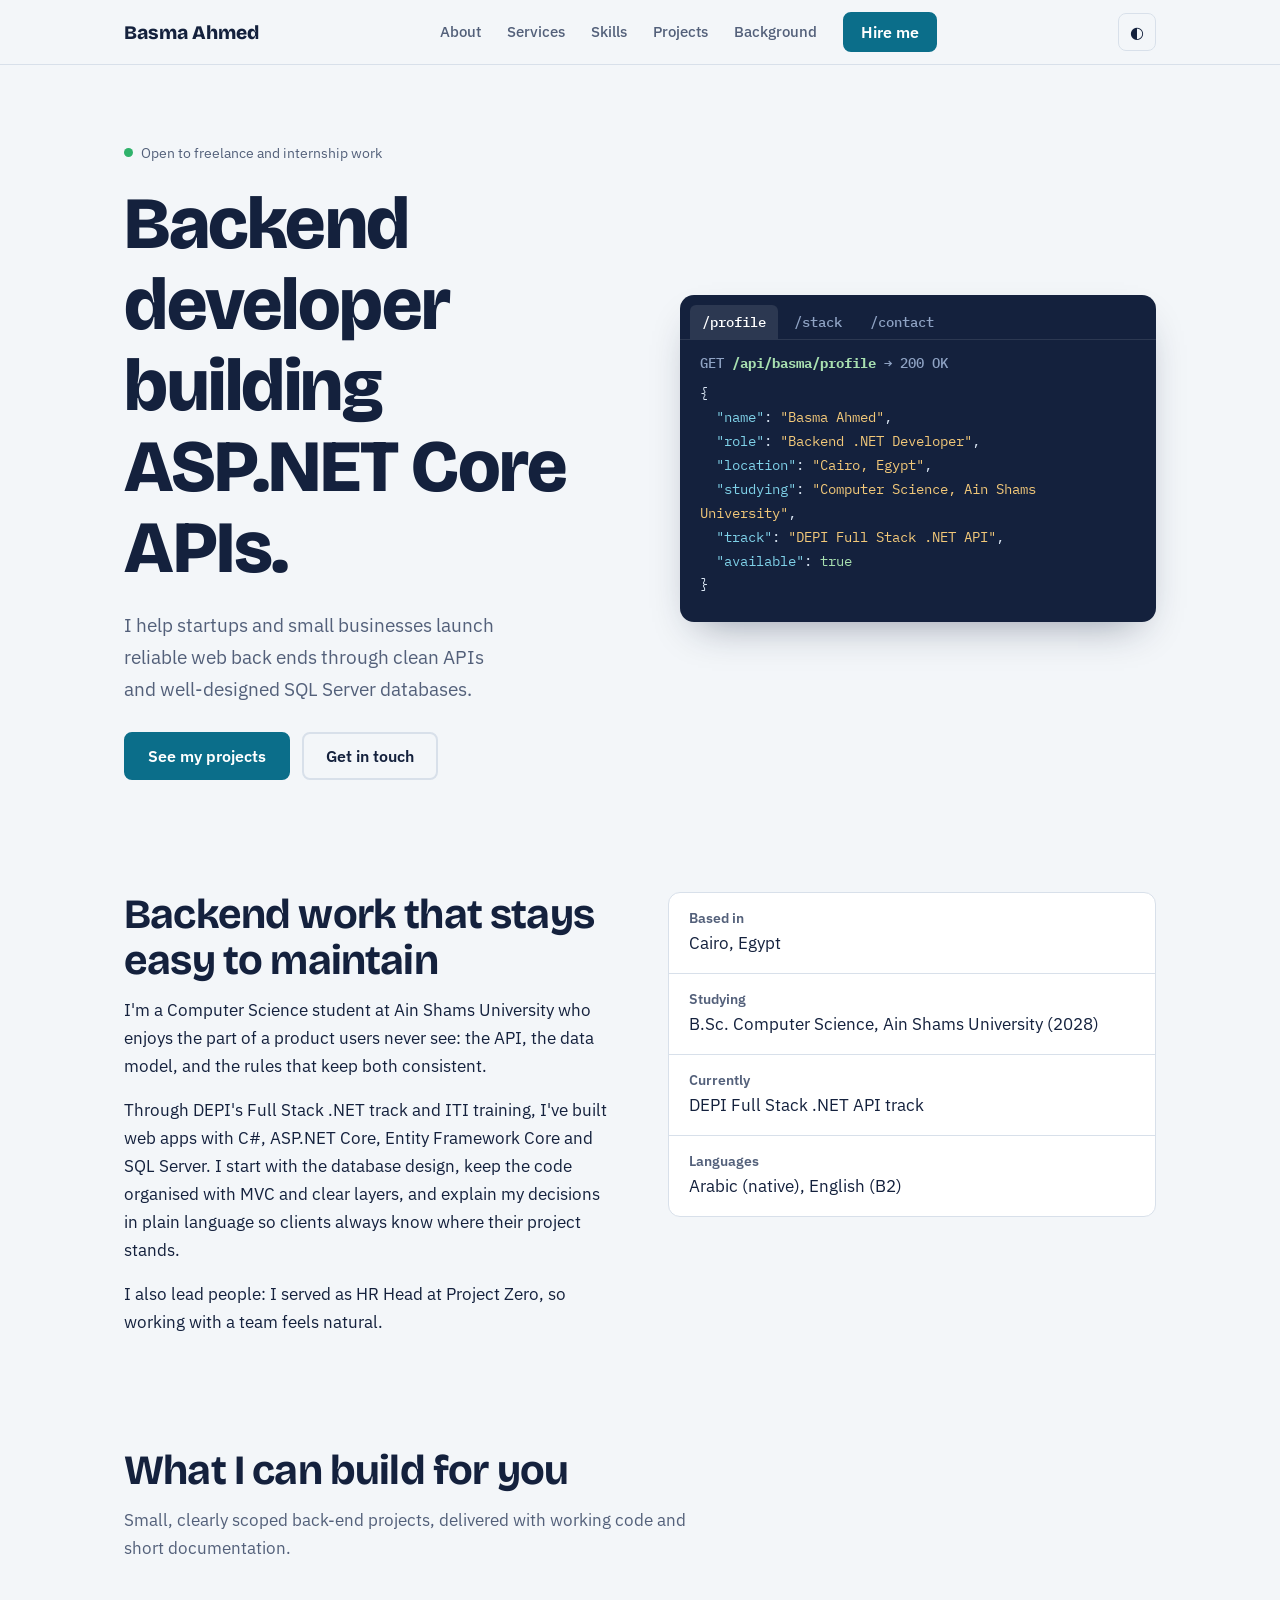
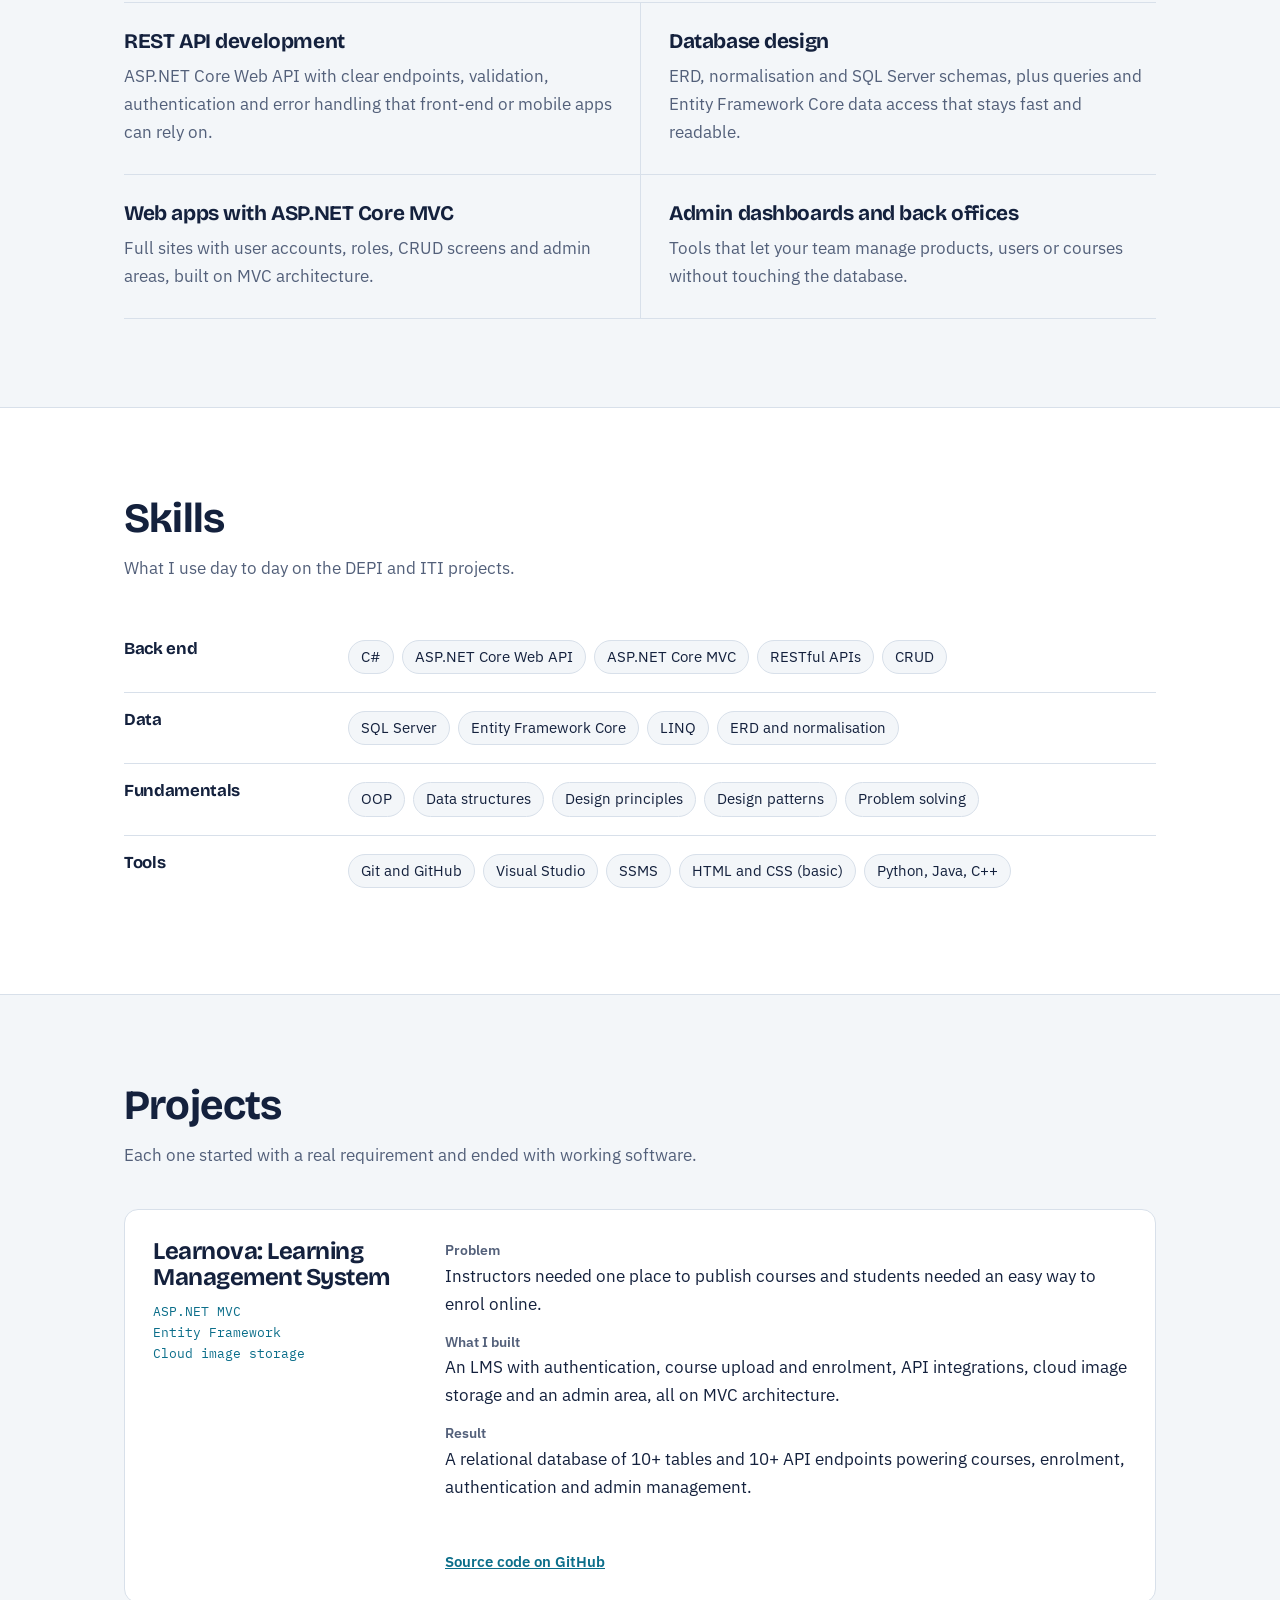
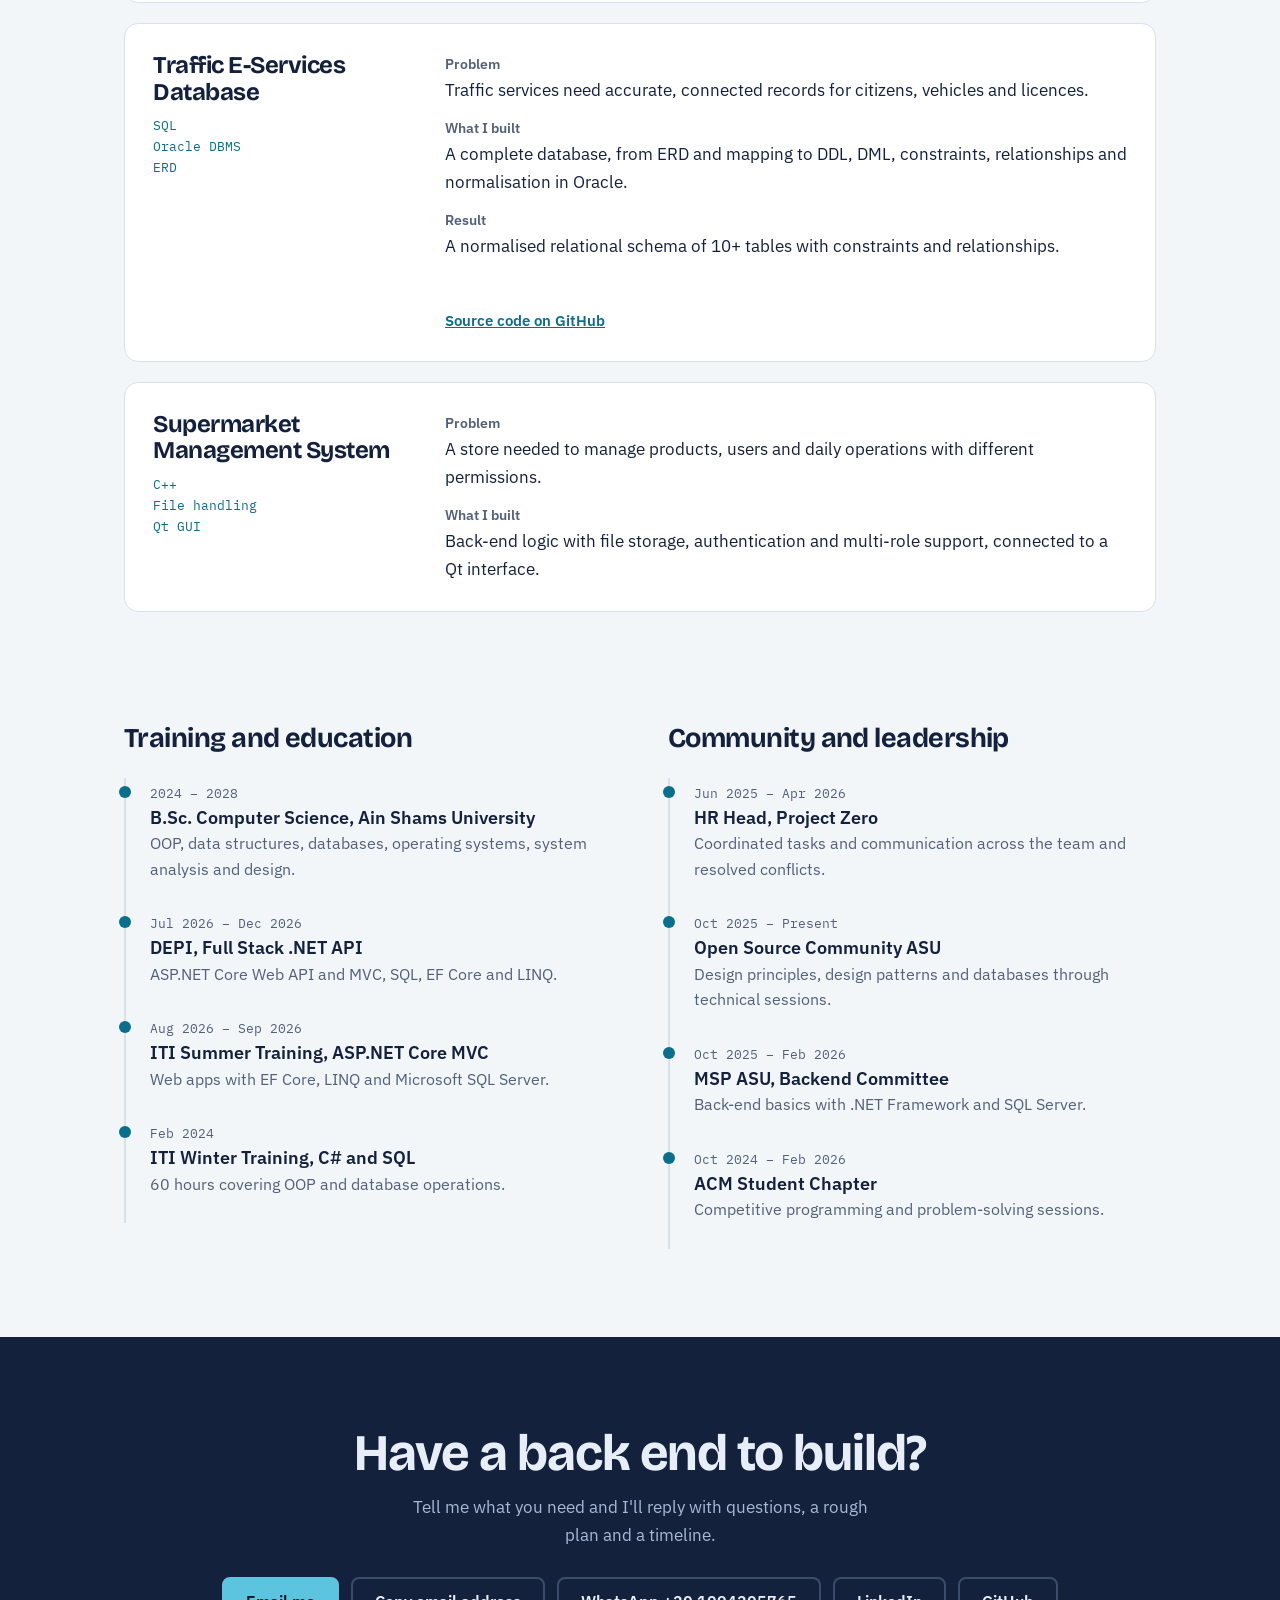
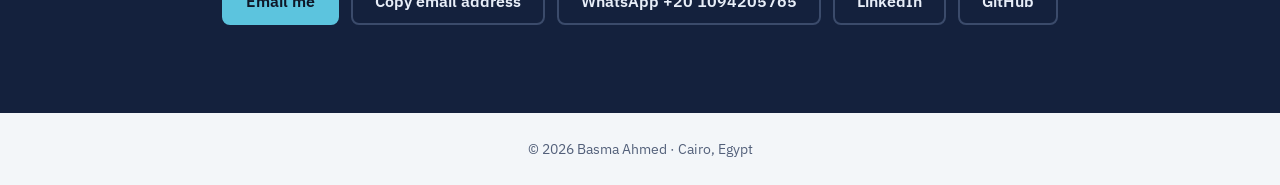
<file: index.html>
<!DOCTYPE html>
<html lang="en">
<head>
<meta charset="UTF-8">
<meta name="viewport" content="width=device-width, initial-scale=1">
<title>Basma Ahmed | Backend .NET Developer</title>
<meta name="description" content="Basma Ahmed builds ASP.NET Core APIs and SQL Server databases for small businesses and startups. Computer Science student at Ain Shams University, Cairo.">
<link rel="preconnect" href="https://fonts.googleapis.com">
<link rel="preconnect" href="https://fonts.gstatic.com" crossorigin>
<link href="https://fonts.googleapis.com/css2?family=Bricolage+Grotesque:wght@500;700;800&family=IBM+Plex+Sans:wght@400;500;600&family=IBM+Plex+Mono:wght@400;500&display=swap" rel="stylesheet">
<link rel="stylesheet" href="style.css">
</head>
<body>
<header>
  <div class="wrap bar">
    <a href="#top" class="logo">Basma Ahmed</a>
    <nav id="nav" aria-label="Main">
      <a href="#about">About</a><a href="#services">Services</a><a href="#skills">Skills</a><a href="#projects">Projects</a><a href="#background">Background</a>
      <a href="#contact" class="btn">Hire me</a>
    </nav>
    <div style="display:flex;gap:8px">
      <button class="icon-btn" id="theme" aria-label="Switch light or dark theme">◐</button>
      <button class="icon-btn menu" id="menu" aria-label="Open menu" aria-expanded="false">☰</button>
    </div>
  </div>
</header>

<main id="top">
<section class="hero">
  <div class="wrap hero-grid">
    <div>
      <div class="status"><i></i> Open to freelance and internship work</div>
      <h1>Backend developer building ASP.NET Core APIs.</h1>
      <p class="usp">I help startups and small businesses launch reliable web back ends through clean APIs and well-designed SQL Server databases.</p>
      <div class="cta">
        <a class="btn" href="#projects">See my projects</a>
        <a class="btn ghost" href="#contact">Get in touch</a>
      </div>
    </div>
    <div class="console" aria-label="Live profile card styled as an API response">
      <div class="tabs" role="tablist">
        <button role="tab" aria-selected="true" data-ep="profile">/profile</button>
        <button role="tab" aria-selected="false" data-ep="stack">/stack</button>
        <button role="tab" aria-selected="false" data-ep="contact">/contact</button>
      </div>
      <div class="req"><span>GET</span> <b id="url">/api/basma/profile</b> <span>→ 200 OK</span></div>
      <pre id="out"></pre>
    </div>
  </div>
</section>

<section id="about" style="padding-top:24px">
  <div class="wrap about-grid">
    <div>
      <h2>Backend work that stays easy to maintain</h2>
      <p>I'm a Computer Science student at Ain Shams University who enjoys the part of a product users never see: the API, the data model, and the rules that keep both consistent.</p>
      <p>Through DEPI's Full Stack .NET track and ITI training, I've built web apps with C#, ASP.NET Core, Entity Framework Core and SQL Server. I start with the database design, keep the code organised with MVC and clear layers, and explain my decisions in plain language so clients always know where their project stands.</p>
      <p>I also lead people: I served as HR Head at Project Zero, so working with a team feels natural.</p>
    </div>
    <div class="facts">
      <div><b>Based in</b>Cairo, Egypt</div>
      <div><b>Studying</b>B.Sc. Computer Science, Ain Shams University (2028)</div>
      <div><b>Currently</b>DEPI Full Stack .NET API track</div>
      <div><b>Languages</b>Arabic (native), English (B2)</div>
    </div>
  </div>
</section>

<section id="services" style="padding-top:24px">
  <div class="wrap">
    <h2>What I can build for you</h2>
    <p class="lead">Small, clearly scoped back-end projects, delivered with working code and short documentation.</p>
    <div class="services">
      <div class="service"><h3>REST API development</h3><p>ASP.NET Core Web API with clear endpoints, validation, authentication and error handling that front-end or mobile apps can rely on.</p></div>
      <div class="service"><h3>Database design</h3><p>ERD, normalisation and SQL Server schemas, plus queries and Entity Framework Core data access that stays fast and readable.</p></div>
      <div class="service"><h3>Web apps with ASP.NET Core MVC</h3><p>Full sites with user accounts, roles, CRUD screens and admin areas, built on MVC architecture.</p></div>
      <div class="service"><h3>Admin dashboards and back offices</h3><p>Tools that let your team manage products, users or courses without touching the database.</p></div>
    </div>
  </div>
</section>

<section id="skills" class="skills">
  <div class="wrap">
    <h2>Skills</h2>
    <p class="lead">What I use day to day on the DEPI and ITI projects.</p>
    <div class="skill-rows">
      <div class="skill-row"><h3>Back end</h3><div class="chips"><span>C#</span><span>ASP.NET Core Web API</span><span>ASP.NET Core MVC</span><span>RESTful APIs</span><span>CRUD</span></div></div>
      <div class="skill-row"><h3>Data</h3><div class="chips"><span>SQL Server</span><span>Entity Framework Core</span><span>LINQ</span><span>ERD and normalisation</span></div></div>
      <div class="skill-row"><h3>Fundamentals</h3><div class="chips"><span>OOP</span><span>Data structures</span><span>Design principles</span><span>Design patterns</span><span>Problem solving</span></div></div>
      <div class="skill-row"><h3>Tools</h3><div class="chips"><span>Git and GitHub</span><span>Visual Studio</span><span>SSMS</span><span>HTML and CSS (basic)</span><span>Python, Java, C++</span></div></div>
    </div>
  </div>
</section>

<section id="projects">
  <div class="wrap">
    <h2>Projects</h2>
    <p class="lead">Each one started with a real requirement and ended with working software.</p>
    <div class="projects">
      <article class="project">
        <div><h3>Learnova: Learning Management System</h3><div class="stack">ASP.NET MVC<br>Entity Framework<br>Cloud image storage</div></div>
        <dl>
          <div><dt>Problem</dt><dd>Instructors needed one place to publish courses and students needed an easy way to enrol online.</dd></div>
          <div><dt>What I built</dt><dd>An LMS with authentication, course upload and enrolment, API integrations, cloud image storage and an admin area, all on MVC architecture.</dd></div>
          <div><dt>Result</dt><dd>A relational database of 10+ tables and 10+ API endpoints powering courses, enrolment, authentication and admin management.</dd></div>
        </dl>
        <div class="links project-links"><a href="https://github.com/BasmaAhmed77/Learnova.git" target="_blank" rel="noopener">Source code on GitHub</a></div>
      </article>
      <article class="project">
        <div><h3>Traffic E-Services Database</h3><div class="stack">SQL<br>Oracle DBMS<br>ERD</div></div>
        <dl>
          <div><dt>Problem</dt><dd>Traffic services need accurate, connected records for citizens, vehicles and licences.</dd></div>
          <div><dt>What I built</dt><dd>A complete database, from ERD and mapping to DDL, DML, constraints, relationships and normalisation in Oracle.</dd></div>
          <div><dt>Result</dt><dd>A normalised relational schema of 10+ tables with constraints and relationships.</dd></div>
        </dl>
        <div class="links project-links"><a href="https://github.com/malakhishams/Traffic-E-Services-Egyptian-Government-Portal.git" target="_blank" rel="noopener">Source code on GitHub</a></div>
      </article>
      <article class="project">
        <div><h3>Supermarket Management System</h3><div class="stack">C++<br>File handling<br>Qt GUI</div></div>
        <dl>
          <div><dt>Problem</dt><dd>A store needed to manage products, users and daily operations with different permissions.</dd></div>
          <div><dt>What I built</dt><dd>Back-end logic with file storage, authentication and multi-role support, connected to a Qt interface.</dd></div>
        </dl>
      </article>
    </div>
  </div>
</section>

<section id="background" style="padding-top:24px">
  <div class="wrap cols">
    <div>
      <h2>Training and education</h2>
      <ul class="tl">
        <li><small>2024 – 2028</small><h3>B.Sc. Computer Science, Ain Shams University</h3><p>OOP, data structures, databases, operating systems, system analysis and design.</p></li>
        <li><small>Jul 2026 – Dec 2026</small><h3>DEPI, Full Stack .NET API</h3><p>ASP.NET Core Web API and MVC, SQL, EF Core and LINQ.</p></li>
        <li><small>Aug 2026 – Sep 2026</small><h3>ITI Summer Training, ASP.NET Core MVC</h3><p>Web apps with EF Core, LINQ and Microsoft SQL Server.</p></li>
        <li><small>Feb 2024</small><h3>ITI Winter Training, C# and SQL</h3><p>60 hours covering OOP and database operations.</p></li>
      </ul>
    </div>
    <div>
      <h2>Community and leadership</h2>
      <ul class="tl">
        <li><small>Jun 2025 – Apr 2026</small><h3>HR Head, Project Zero</h3><p>Coordinated tasks and communication across the team and resolved conflicts.</p></li>
        <li><small>Oct 2025 – Present</small><h3>Open Source Community ASU</h3><p>Design principles, design patterns and databases through technical sessions.</p></li>
        <li><small>Oct 2025 – Feb 2026</small><h3>MSP ASU, Backend Committee</h3><p>Back-end basics with .NET Framework and SQL Server.</p></li>
        <li><small>Oct 2024 – Feb 2026</small><h3>ACM Student Chapter</h3><p>Competitive programming and problem-solving sessions.</p></li>
      </ul>
    </div>
  </div>
</section>

<section id="contact" class="contact">
  <div class="wrap">
    <h2>Have a back end to build?</h2>
    <p>Tell me what you need and I'll reply with questions, a rough plan and a timeline.</p>
    <div class="cta">
      <a class="btn" href="mailto:basmaahmedsaid6@gmail.com?subject=Project%20inquiry">Email me</a>
      <button class="btn ghost" id="copy" type="button">Copy email address</button>
      <a class="btn ghost" href="https://wa.me/201094205765" target="_blank" rel="noopener" aria-label="Chat on WhatsApp: +20 1094205765">WhatsApp +20 1094205765</a>
      <a class="btn ghost" href="https://www.linkedin.com/in/basmaahmed1" target="_blank" rel="noopener">LinkedIn</a>
      <a class="btn ghost" href="https://github.com/BasmaAhmed77" target="_blank" rel="noopener">GitHub</a>
    </div>
  </div>
</section>
</main>
<footer><div class="wrap">© <span id="yr"></span> Basma Ahmed · Cairo, Egypt</div></footer>

<script src="script.js"></script>
</body>
</html>
</file>
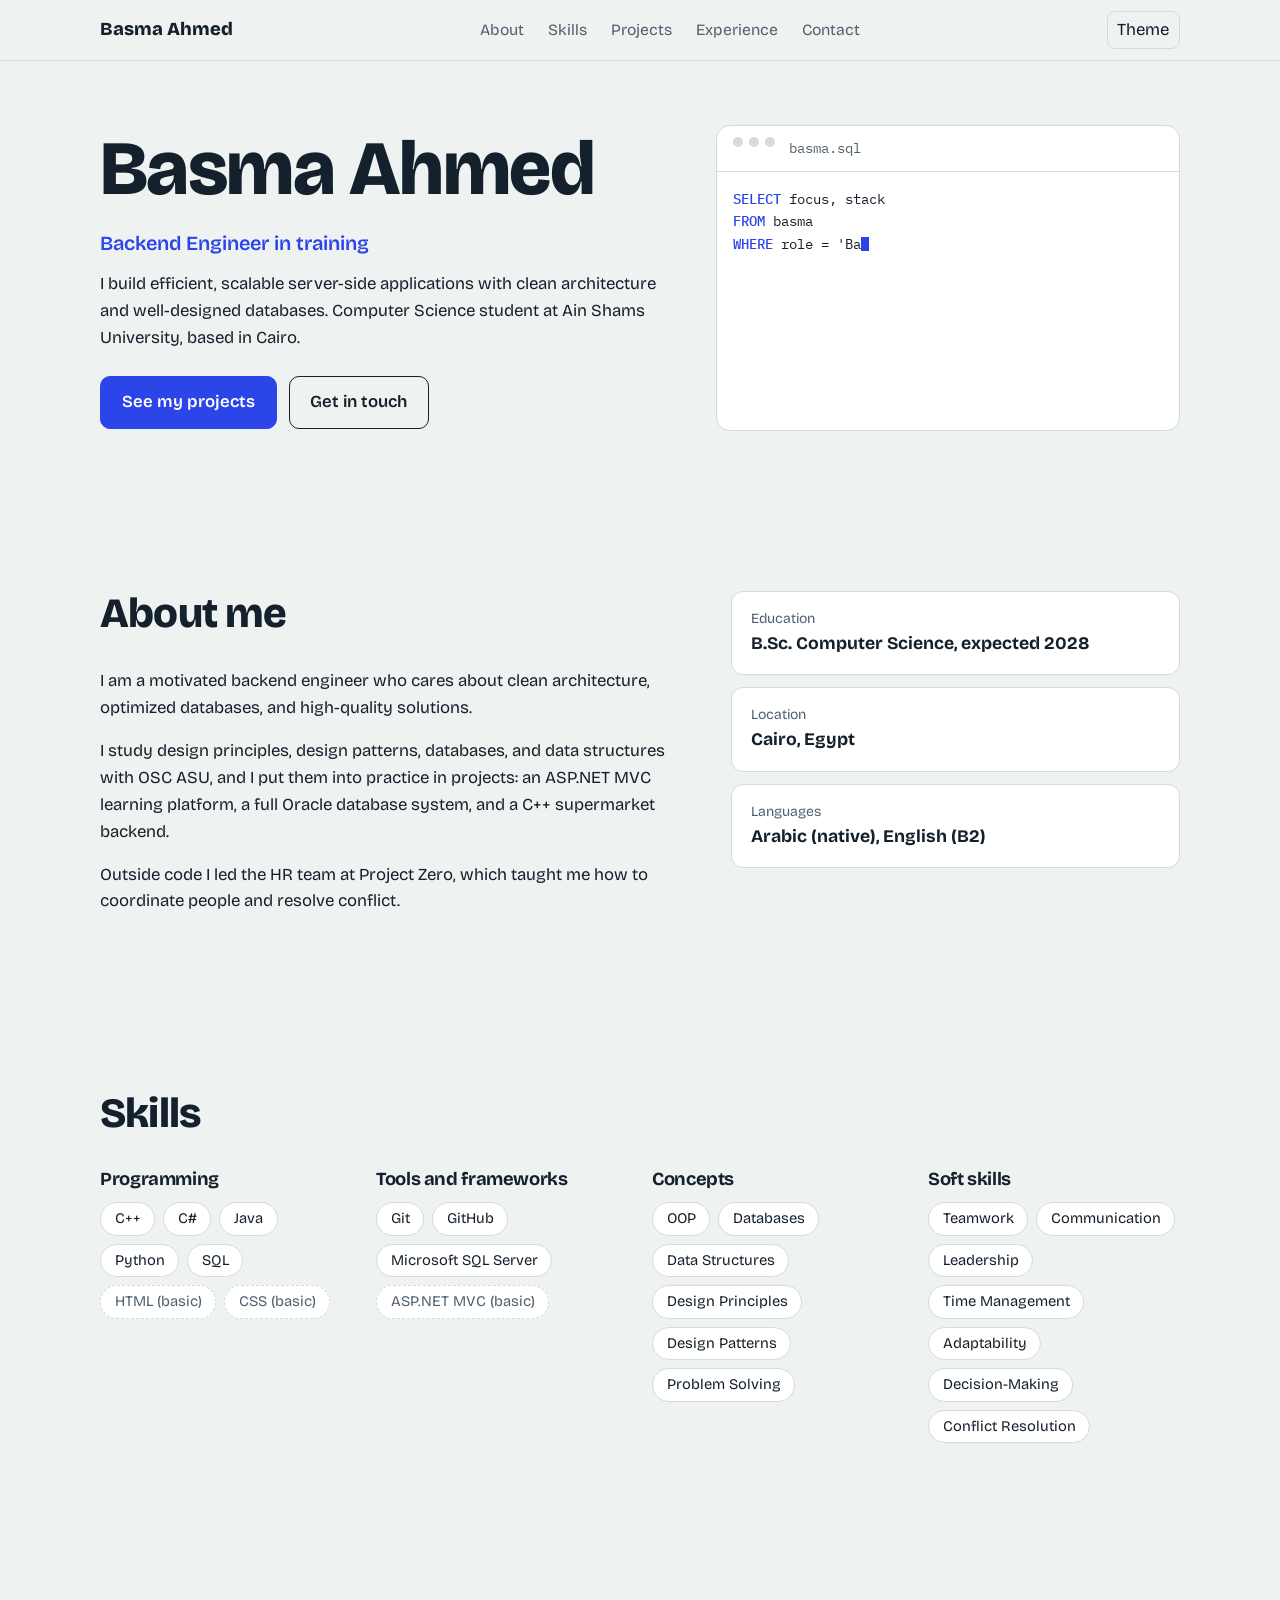
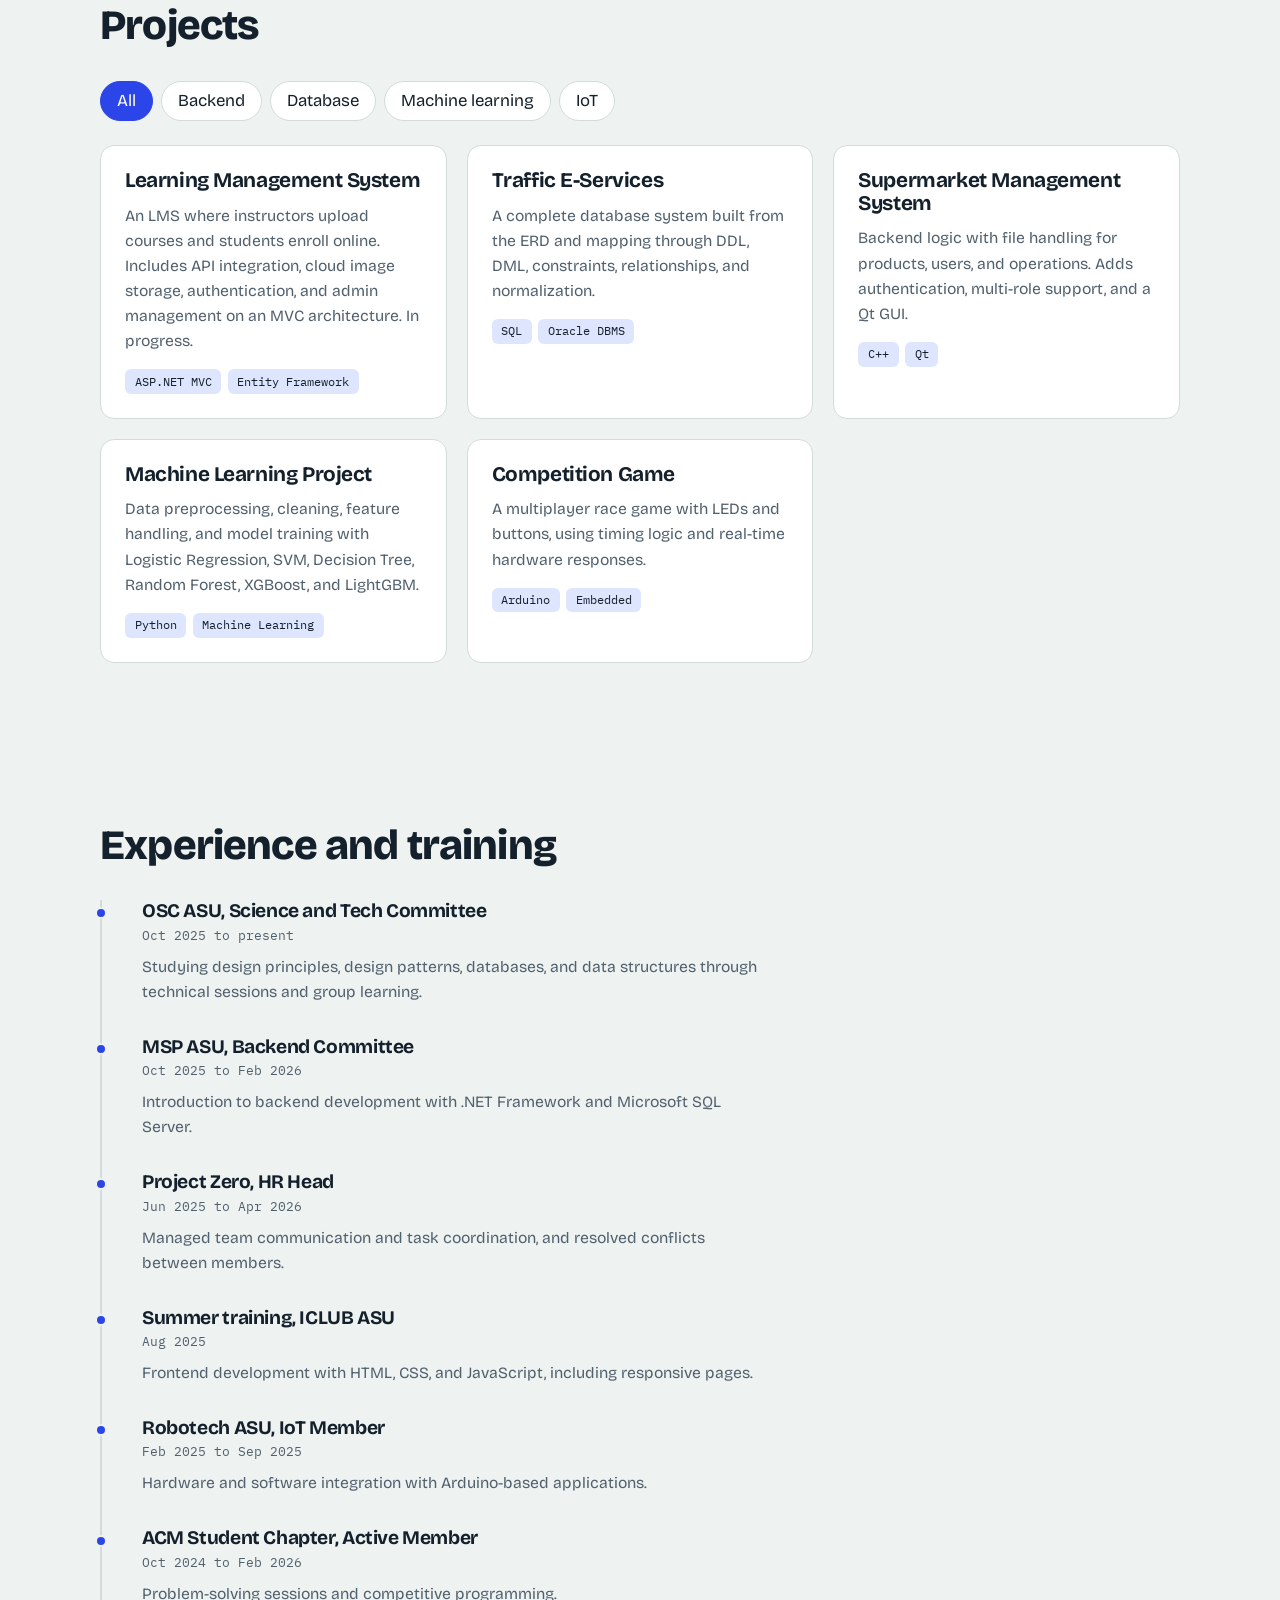
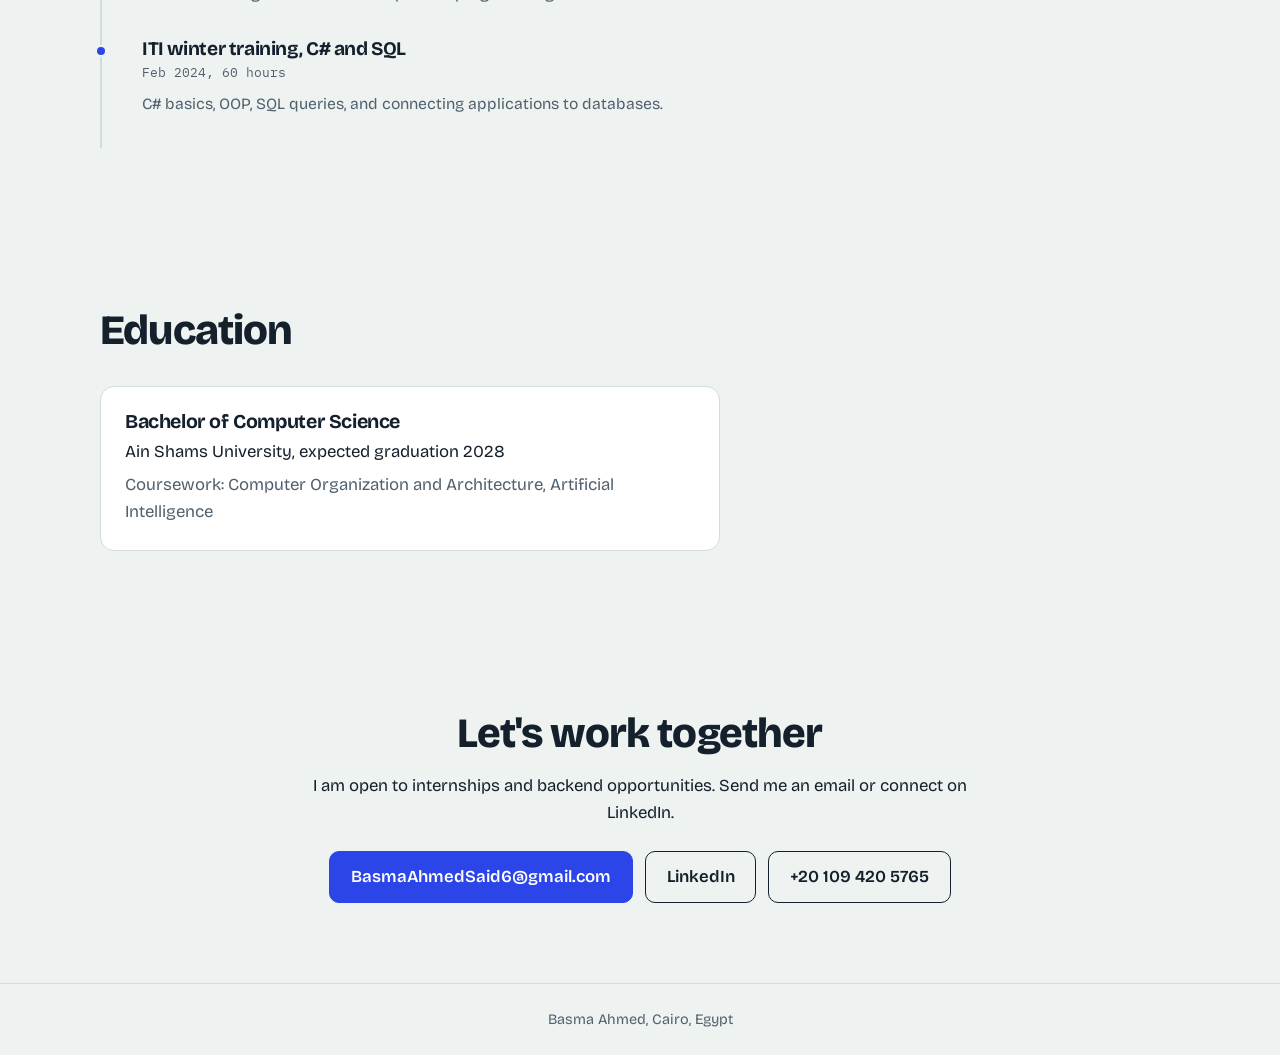
<file: Basma Ahmed _ Backend Engineer.html>
<!DOCTYPE html>
<html lang="en">
<head>
<meta charset="utf-8">
<meta name="viewport" content="width=device-width, initial-scale=1, viewport-fit=cover">
<title>Basma Ahmed | Backend Engineer</title>
<link rel="preconnect" href="https://fonts.googleapis.com">
<link href="https://fonts.googleapis.com/css2?family=Bricolage+Grotesque:wght@400;600;800&family=IBM+Plex+Mono:wght@400;500&display=swap" rel="stylesheet">
<style>
:root{
  --bg:#eef2f1;--surface:#fff;--ink:#14202b;--muted:#51606d;--line:#d3dcdb;--accent:#2b45e8;--accent-ink:#fff;--soft:#dde5ff;
  --sans:"Bricolage Grotesque",system-ui,-apple-system,"Segoe UI",sans-serif;
  --mono:"IBM Plex Mono",ui-monospace,Menlo,Consolas,monospace;
  box-sizing:border-box;padding-top:env(safe-area-inset-top,0px);padding-bottom:env(safe-area-inset-bottom,0px);
}
@media (prefers-color-scheme:dark){:root:not([data-theme="light"]){--bg:#0f1720;--surface:#17212c;--ink:#e8eef2;--muted:#9aa9b6;--line:#2a3846;--accent:#8ea0ff;--accent-ink:#0f1720;--soft:#222d55}}
:root[data-theme="dark"]{--bg:#0f1720;--surface:#17212c;--ink:#e8eef2;--muted:#9aa9b6;--line:#2a3846;--accent:#8ea0ff;--accent-ink:#0f1720;--soft:#222d55}
*,*::before,*::after{box-sizing:inherit}
html{scroll-behavior:smooth;scroll-padding-top:calc(env(safe-area-inset-top,0px) + 72px)}
body{margin:0;background:var(--bg);color:var(--ink);font-family:var(--sans);line-height:1.6;font-size:1.05rem}
img,svg{max-width:100%}
a{color:inherit}
:focus-visible{outline:3px solid var(--accent);outline-offset:3px;border-radius:4px}
.wrap{width:min(1080px,100% - 2.5rem);margin-inline:auto}
section{padding:5rem 0}
h1,h2,h3{line-height:1.1;margin:0;letter-spacing:-.02em}
h2{font-size:clamp(1.8rem,4vw,2.6rem);font-weight:800;margin-bottom:2rem}
p{margin:0 0 1rem;max-width:62ch}

header{position:sticky;top:env(safe-area-inset-top,0px);z-index:10;background:color-mix(in srgb,var(--bg) 88%,transparent);backdrop-filter:blur(8px);border-bottom:1px solid var(--line)}
.bar{display:flex;align-items:center;justify-content:space-between;height:60px}
.logo{font-weight:800;text-decoration:none;font-size:1.15rem}
nav ul{display:flex;gap:1.5rem;list-style:none;margin:0;padding:0}
nav a{text-decoration:none;color:var(--muted);font-size:.98rem}
nav a:hover{color:var(--ink)}
.tools{display:flex;gap:.5rem}
.icon-btn{background:none;border:1px solid var(--line);color:var(--ink);border-radius:8px;height:38px;min-width:38px;padding:0 .6rem;cursor:pointer;font:inherit}
#menu{display:none}

.hero{padding:4rem 0 5rem}
.hero .wrap{display:grid;grid-template-columns:1.1fr .9fr;gap:3rem;align-items:center}
.hero h1{font-size:clamp(2.6rem,7vw,4.8rem);font-weight:800}
.role{color:var(--accent);font-weight:600;font-size:1.25rem;margin:1rem 0 .75rem}
.btns{display:flex;flex-wrap:wrap;gap:.75rem;margin-top:1.5rem}
.btn{display:inline-block;padding:.75rem 1.3rem;border-radius:10px;text-decoration:none;font-weight:600;border:1px solid var(--ink)}
.btn.primary{background:var(--accent);color:var(--accent-ink);border-color:var(--accent)}
.btn:hover{transform:translateY(-2px)}
.console{background:var(--surface);border:1px solid var(--line);border-radius:14px;overflow:hidden;font-family:var(--mono);font-size:.88rem}
.console .top{display:flex;gap:6px;padding:.7rem 1rem;border-bottom:1px solid var(--line);color:var(--muted)}
.console .top i{width:10px;height:10px;border-radius:50%;background:var(--line)}
.console .top span{margin-left:.5rem}
.query{padding:1rem;min-height:5.2rem;color:var(--ink);white-space:pre-wrap}
.query b{color:var(--accent);font-weight:500}
.caret{display:inline-block;width:8px;height:1em;background:var(--accent);vertical-align:-2px;animation:blink 1s steps(2) infinite}
@keyframes blink{50%{opacity:0}}
.result{width:100%;border-collapse:collapse;opacity:0;transition:opacity .5s}
.result.show{opacity:1}
.result th,.result td{text-align:left;padding:.5rem 1rem;border-top:1px solid var(--line);font-weight:400}
.result th{color:var(--muted)}

.about-grid{display:grid;grid-template-columns:1.3fr 1fr;gap:3rem}
.facts{display:grid;gap:.75rem;align-content:start}
.fact{background:var(--surface);border:1px solid var(--line);border-radius:12px;padding:1rem 1.2rem}
.fact small{display:block;color:var(--muted)}
.fact strong{font-size:1.1rem}

.skills{display:grid;grid-template-columns:repeat(auto-fit,minmax(240px,1fr));gap:1.5rem}
.skill-group h3{font-size:1.15rem;margin-bottom:.8rem}
.chips{display:flex;flex-wrap:wrap;gap:.5rem}
.chip{background:var(--surface);border:1px solid var(--line);border-radius:999px;padding:.25rem .85rem;font-size:.92rem}
.chip.basic{border-style:dashed;color:var(--muted)}

.filters{display:flex;flex-wrap:wrap;gap:.5rem;margin-bottom:1.5rem}
.filters button{font:inherit;cursor:pointer;background:var(--surface);color:var(--ink);border:1px solid var(--line);border-radius:999px;padding:.35rem 1rem}
.filters button[aria-pressed="true"]{background:var(--accent);color:var(--accent-ink);border-color:var(--accent)}
.projects{display:grid;grid-template-columns:repeat(auto-fill,minmax(300px,1fr));gap:1.25rem}
.project{background:var(--surface);border:1px solid var(--line);border-radius:14px;padding:1.5rem}
.project[hidden]{display:none}
.project h3{font-size:1.3rem;margin-bottom:.6rem}
.project p{color:var(--muted);font-size:.98rem}
.tags{display:flex;flex-wrap:wrap;gap:.4rem;margin-top:1rem}
.tags span{font-family:var(--mono);font-size:.78rem;background:var(--soft);padding:.15rem .6rem;border-radius:6px}

.timeline{list-style:none;margin:0;padding:0 0 0 1.5rem;border-left:2px solid var(--line)}
.timeline li{position:relative;padding:0 0 2rem 1rem}
.timeline li::before{content:"";position:absolute;left:calc(-1.5rem - 7px);top:.45rem;width:12px;height:12px;border-radius:50%;background:var(--accent);border:2px solid var(--bg)}
.timeline h3{font-size:1.2rem}
.timeline .when{font-family:var(--mono);font-size:.82rem;color:var(--muted);display:block;margin:.2rem 0 .5rem}
.timeline p{color:var(--muted);font-size:.98rem;margin:0}

.edu{background:var(--surface);border:1px solid var(--line);border-radius:14px;padding:1.5rem;max-width:620px}
.contact{text-align:center}
.contact h2{margin-bottom:1rem}
.contact p{margin-inline:auto}
.contact .btns{justify-content:center}
footer{border-top:1px solid var(--line);padding:1.5rem 0;color:var(--muted);font-size:.9rem;text-align:center}

@media (max-width:820px){
  .hero .wrap,.about-grid{grid-template-columns:1fr}
  section{padding:3.5rem 0}
  #menu{display:inline-block}
  nav{position:absolute;left:0;right:0;top:100%;background:var(--bg);border-bottom:1px solid var(--line);display:none}
  nav.open{display:block}
  nav ul{flex-direction:column;gap:0;padding:.5rem 1.25rem}
  nav a{display:block;padding:.7rem 0}
}
@media (prefers-reduced-motion:reduce){html{scroll-behavior:auto}.caret{animation:none}.btn:hover{transform:none}.result{transition:none}}
</style>
</head>
<body>
<header>
  <div class="wrap bar">
    <a class="logo" href="#top">Basma Ahmed</a>
    <nav id="nav" aria-label="Main">
      <ul>
        <li><a href="#about">About</a></li>
        <li><a href="#skills">Skills</a></li>
        <li><a href="#projects">Projects</a></li>
        <li><a href="#experience">Experience</a></li>
        <li><a href="#contact">Contact</a></li>
      </ul>
    </nav>
    <div class="tools">
      <button class="icon-btn" id="theme" aria-label="Switch light or dark theme">Theme</button>
      <button class="icon-btn" id="menu" aria-label="Open menu" aria-expanded="false" aria-controls="nav">Menu</button>
    </div>
  </div>
</header>

<main id="top">
<section class="hero">
  <div class="wrap">
    <div>
      <h1>Basma Ahmed</h1>
      <p class="role">Backend Engineer in training</p>
      <p>I build efficient, scalable server-side applications with clean architecture and well-designed databases. Computer Science student at Ain Shams University, based in Cairo.</p>
      <div class="btns">
        <a class="btn primary" href="#projects">See my projects</a>
        <a class="btn" href="#contact">Get in touch</a>
      </div>
    </div>
    <div class="console" aria-label="Quick summary shown as a database query">
      <div class="top"><i></i><i></i><i></i><span>basma.sql</span></div>
      <div class="query" id="query" aria-live="off"></div>
      <table class="result" id="result">
        <tr><th>focus</th><th>stack</th></tr>
        <tr><td>Backend</td><td>C#, ASP.NET MVC</td></tr>
        <tr><td>Databases</td><td>SQL Server, Oracle</td></tr>
        <tr><td>Languages</td><td>C++, Java, Python</td></tr>
      </table>
    </div>
  </div>
</section>

<section id="about">
  <div class="wrap about-grid">
    <div>
      <h2>About me</h2>
      <p>I am a motivated backend engineer who cares about clean architecture, optimized databases, and high-quality solutions.</p>
      <p>I study design principles, design patterns, databases, and data structures with OSC ASU, and I put them into practice in projects: an ASP.NET MVC learning platform, a full Oracle database system, and a C++ supermarket backend.</p>
      <p>Outside code I led the HR team at Project Zero, which taught me how to coordinate people and resolve conflict.</p>
    </div>
    <div class="facts">
      <div class="fact"><small>Education</small><strong>B.Sc. Computer Science, expected 2028</strong></div>
      <div class="fact"><small>Location</small><strong>Cairo, Egypt</strong></div>
      <div class="fact"><small>Languages</small><strong>Arabic (native), English (B2)</strong></div>
    </div>
  </div>
</section>

<section id="skills">
  <div class="wrap">
    <h2>Skills</h2>
    <div class="skills">
      <div class="skill-group"><h3>Programming</h3><div class="chips"><span class="chip">C++</span><span class="chip">C#</span><span class="chip">Java</span><span class="chip">Python</span><span class="chip">SQL</span><span class="chip basic">HTML (basic)</span><span class="chip basic">CSS (basic)</span></div></div>
      <div class="skill-group"><h3>Tools and frameworks</h3><div class="chips"><span class="chip">Git</span><span class="chip">GitHub</span><span class="chip">Microsoft SQL Server</span><span class="chip basic">ASP.NET MVC (basic)</span></div></div>
      <div class="skill-group"><h3>Concepts</h3><div class="chips"><span class="chip">OOP</span><span class="chip">Databases</span><span class="chip">Data Structures</span><span class="chip">Design Principles</span><span class="chip">Design Patterns</span><span class="chip">Problem Solving</span></div></div>
      <div class="skill-group"><h3>Soft skills</h3><div class="chips"><span class="chip">Teamwork</span><span class="chip">Communication</span><span class="chip">Leadership</span><span class="chip">Time Management</span><span class="chip">Adaptability</span><span class="chip">Decision-Making</span><span class="chip">Conflict Resolution</span></div></div>
    </div>
  </div>
</section>

<section id="projects">
  <div class="wrap">
    <h2>Projects</h2>
    <div class="filters" role="group" aria-label="Filter projects">
      <button aria-pressed="true" data-f="all">All</button>
      <button aria-pressed="false" data-f="backend">Backend</button>
      <button aria-pressed="false" data-f="database">Database</button>
      <button aria-pressed="false" data-f="ml">Machine learning</button>
      <button aria-pressed="false" data-f="iot">IoT</button>
    </div>
    <div class="projects">
      <article class="project" data-c="backend database">
        <h3>Learning Management System</h3>
        <p>An LMS where instructors upload courses and students enroll online. Includes API integration, cloud image storage, authentication, and admin management on an MVC architecture. In progress.</p>
        <div class="tags"><span>ASP.NET MVC</span><span>Entity Framework</span></div>
      </article>
      <article class="project" data-c="database">
        <h3>Traffic E-Services</h3>
        <p>A complete database system built from the ERD and mapping through DDL, DML, constraints, relationships, and normalization.</p>
        <div class="tags"><span>SQL</span><span>Oracle DBMS</span></div>
      </article>
      <article class="project" data-c="backend">
        <h3>Supermarket Management System</h3>
        <p>Backend logic with file handling for products, users, and operations. Adds authentication, multi-role support, and a Qt GUI.</p>
        <div class="tags"><span>C++</span><span>Qt</span></div>
      </article>
      <article class="project" data-c="ml">
        <h3>Machine Learning Project</h3>
        <p>Data preprocessing, cleaning, feature handling, and model training with Logistic Regression, SVM, Decision Tree, Random Forest, XGBoost, and LightGBM.</p>
        <div class="tags"><span>Python</span><span>Machine Learning</span></div>
      </article>
      <article class="project" data-c="iot">
        <h3>Competition Game</h3>
        <p>A multiplayer race game with LEDs and buttons, using timing logic and real-time hardware responses.</p>
        <div class="tags"><span>Arduino</span><span>Embedded</span></div>
      </article>
    </div>
  </div>
</section>

<section id="experience">
  <div class="wrap">
    <h2>Experience and training</h2>
    <ol class="timeline">
      <li><h3>OSC ASU, Science and Tech Committee</h3><span class="when">Oct 2025 to present</span><p>Studying design principles, design patterns, databases, and data structures through technical sessions and group learning.</p></li>
      <li><h3>MSP ASU, Backend Committee</h3><span class="when">Oct 2025 to Feb 2026</span><p>Introduction to backend development with .NET Framework and Microsoft SQL Server.</p></li>
      <li><h3>Project Zero, HR Head</h3><span class="when">Jun 2025 to Apr 2026</span><p>Managed team communication and task coordination, and resolved conflicts between members.</p></li>
      <li><h3>Summer training, ICLUB ASU</h3><span class="when">Aug 2025</span><p>Frontend development with HTML, CSS, and JavaScript, including responsive pages.</p></li>
      <li><h3>Robotech ASU, IoT Member</h3><span class="when">Feb 2025 to Sep 2025</span><p>Hardware and software integration with Arduino-based applications.</p></li>
      <li><h3>ACM Student Chapter, Active Member</h3><span class="when">Oct 2024 to Feb 2026</span><p>Problem-solving sessions and competitive programming.</p></li>
      <li><h3>ITI winter training, C# and SQL</h3><span class="when">Feb 2024, 60 hours</span><p>C# basics, OOP, SQL queries, and connecting applications to databases.</p></li>
    </ol>
  </div>
</section>

<section id="education">
  <div class="wrap">
    <h2>Education</h2>
    <div class="edu">
      <h3>Bachelor of Computer Science</h3>
      <p style="margin:.4rem 0">Ain Shams University, expected graduation 2028</p>
      <p style="color:var(--muted);margin:0">Coursework: Computer Organization and Architecture, Artificial Intelligence</p>
    </div>
  </div>
</section>

<section id="contact" class="contact">
  <div class="wrap">
    <h2>Let's work together</h2>
    <p>I am open to internships and backend opportunities. Send me an email or connect on LinkedIn.</p>
    <div class="btns">
      <a class="btn primary" href="mailto:BasmaAhmedSaid6@gmail.com">BasmaAhmedSaid6@gmail.com</a>
      <a class="btn" href="https://linkedin.com/in/basma-ahmed-519080341" target="_blank" rel="noopener">LinkedIn</a>
      <a class="btn" href="tel:+201094205765">+20 109 420 5765</a>
    </div>
  </div>
</section>
</main>

<footer><div class="wrap">Basma Ahmed, Cairo, Egypt</div></footer>

<script>
(function(){
  var root=document.documentElement;
  try{var t=localStorage.getItem('theme');if(t)root.setAttribute('data-theme',t)}catch(e){}
  document.getElementById('theme').addEventListener('click',function(){
    var dark=root.getAttribute('data-theme')==='dark'||(!root.getAttribute('data-theme')&&matchMedia('(prefers-color-scheme: dark)').matches);
    var next=dark?'light':'dark';root.setAttribute('data-theme',next);
    try{localStorage.setItem('theme',next)}catch(e){}
  });
  var nav=document.getElementById('nav'),menu=document.getElementById('menu');
  menu.addEventListener('click',function(){var o=nav.classList.toggle('open');menu.setAttribute('aria-expanded',o)});
  nav.addEventListener('click',function(e){if(e.target.tagName==='A'){nav.classList.remove('open');menu.setAttribute('aria-expanded','false')}});

  var btns=document.querySelectorAll('.filters button'),cards=document.querySelectorAll('.project');
  btns.forEach(function(b){b.addEventListener('click',function(){
    btns.forEach(function(x){x.setAttribute('aria-pressed',x===b)});
    var f=b.dataset.f;
    cards.forEach(function(c){c.hidden=!(f==='all'||c.dataset.c.split(' ').indexOf(f)>-1)});
  })});

  var q=document.getElementById('query'),res=document.getElementById('result');
  var text="SELECT focus, stack\nFROM basma\nWHERE role = 'Backend Engineer';";
  var reduce=matchMedia('(prefers-reduced-motion: reduce)').matches;
  function render(s){q.innerHTML=s.replace(/\b(SELECT|FROM|WHERE)\b/g,'<b>$1</b>')}
  if(reduce){render(text);res.classList.add('show')}
  else{
    var i=0;q.innerHTML='<span class="caret"></span>';
    var timer=setInterval(function(){
      i++;render(text.slice(0,i));q.insertAdjacentHTML('beforeend','<span class="caret"></span>');
      if(i>=text.length){clearInterval(timer);setTimeout(function(){res.classList.add('show')},250)}
    },38);
  }
})();
</script>
</body>
</html>
</file>
<file: style.css>
:root{
  --bg:#f3f6f9; --surface:#ffffff; --ink:#14213d; --muted:#53607a; --line:#d8e0ea;
  --accent:#0b6e8a; --accent-ink:#ffffff; --code-bg:#14213d; --code-ink:#dbe7f5; --code-key:#7fd1e8; --code-str:#f2c879; --code-num:#a8e0b0;
  --head:'Bricolage Grotesque','Segoe UI',Arial,sans-serif; --body:'IBM Plex Sans','Segoe UI',Arial,sans-serif; --mono:'IBM Plex Mono',Consolas,monospace;
}
@media (prefers-color-scheme:dark){
  :root:not([data-theme="light"]){--bg:#0e1626;--surface:#16213a;--ink:#e8eef8;--muted:#9fb0cc;--line:#26344f;--accent:#5cc4de;--accent-ink:#0e1626;--code-bg:#0a111f}
}
:root[data-theme="dark"]{--bg:#0e1626;--surface:#16213a;--ink:#e8eef8;--muted:#9fb0cc;--line:#26344f;--accent:#5cc4de;--accent-ink:#0e1626;--code-bg:#0a111f}
*{box-sizing:border-box;margin:0}
html{scroll-behavior:smooth;scroll-padding-top:70px}
body{background:var(--bg);color:var(--ink);font:400 1.0625rem/1.65 var(--body);-webkit-font-smoothing:antialiased}
a{color:inherit}
:focus-visible{outline:3px solid var(--accent);outline-offset:3px;border-radius:4px}
.wrap{max-width:1080px;margin:0 auto;padding:0 24px}
h1,h2,h3{font-family:var(--head);line-height:1.1;letter-spacing:-.02em}
h2{font-size:clamp(1.9rem,4vw,2.6rem);margin-bottom:12px}
section{padding:88px 0}
.lead{color:var(--muted);max-width:60ch;margin-bottom:40px}

/* header */
header{position:sticky;top:0;z-index:10;background:color-mix(in srgb,var(--bg) 88%,transparent);backdrop-filter:blur(10px);border-bottom:1px solid var(--line)}
.bar{display:flex;align-items:center;justify-content:space-between;height:64px}
.logo{font:800 1.2rem var(--head);text-decoration:none}
nav{display:flex;gap:26px;align-items:center}
nav a{text-decoration:none;font-weight:500;font-size:.95rem;color:var(--muted)}
nav a:hover{color:var(--ink)}
.btn{display:inline-block;background:var(--accent);color:var(--accent-ink);padding:12px 22px;border-radius:8px;font-weight:600;text-decoration:none;border:2px solid var(--accent);cursor:pointer;font:600 1rem var(--body)}
.btn:hover{filter:brightness(1.08)}
.btn.ghost{background:transparent;color:var(--ink);border-color:var(--line)}
.btn.ghost:hover{border-color:var(--ink)}
nav .btn{padding:8px 16px;color:var(--accent-ink)}
.icon-btn{background:none;border:1px solid var(--line);color:var(--ink);width:38px;height:38px;border-radius:8px;cursor:pointer;font-size:1rem}
.menu{display:none}

/* hero */
.hero{padding:72px 0 88px}
.hero-grid{display:grid;grid-template-columns:1.05fr 1fr;gap:56px;align-items:center}
.hero h1{font-size:clamp(2.6rem,6.2vw,4.6rem);font-weight:800;margin-bottom:20px}
.hero p.usp{font-size:1.2rem;color:var(--muted);max-width:34ch;margin-bottom:28px}
.hero .cta{display:flex;gap:12px;flex-wrap:wrap}
.status{display:inline-flex;gap:8px;align-items:center;font-size:.9rem;color:var(--muted);margin-bottom:20px}
.status i{width:9px;height:9px;border-radius:50%;background:#2fb26b;display:block}

.console{background:var(--code-bg);border-radius:14px;overflow:hidden;box-shadow:0 18px 40px -18px rgba(20,33,61,.45)}
.tabs{display:flex;gap:4px;padding:10px 10px 0;border-bottom:1px solid rgba(255,255,255,.1);flex-wrap:wrap}
.tabs button{background:none;border:0;color:#8fa3c4;font:500 .85rem var(--mono);padding:8px 12px;border-radius:6px 6px 0 0;cursor:pointer}
.tabs button[aria-selected="true"]{background:rgba(255,255,255,.1);color:#fff}
.req{font:500 .85rem var(--mono);color:var(--code-num);padding:14px 20px 0}
.req span{color:#8fa3c4}
pre{font:400 .88rem/1.7 var(--mono);color:var(--code-ink);padding:10px 20px 22px;white-space:pre-wrap;word-break:break-word;min-height:250px}
.k{color:var(--code-key)}.s{color:var(--code-str)}.n{color:var(--code-num)}

/* about */
.about-grid{display:grid;grid-template-columns:1fr 1fr;gap:56px}
.about-grid p+p{margin-top:16px}
.facts{display:grid;gap:0;border:1px solid var(--line);border-radius:12px;background:var(--surface);align-self:start}
.facts div{padding:16px 20px;border-bottom:1px solid var(--line)}
.facts div:last-child{border:0}
.facts b{display:block;font:600 .85rem var(--body);color:var(--muted);margin-bottom:2px}

/* services */
.services{display:grid;grid-template-columns:repeat(2,1fr);gap:0;border-top:1px solid var(--line)}
.service{padding:28px 28px 28px 0;border-bottom:1px solid var(--line)}
.service:nth-child(even){padding:28px 0 28px 28px;border-left:1px solid var(--line)}
.service h3{font-size:1.3rem;margin-bottom:8px}
.service p{color:var(--muted)}

/* skills */
.skills{background:var(--surface);border-block:1px solid var(--line)}
.skill-rows{display:grid;gap:0}
.skill-row{display:grid;grid-template-columns:200px 1fr;gap:24px;padding:18px 0;border-bottom:1px solid var(--line)}
.skill-row:last-child{border:0}
.skill-row h3{font-size:1.05rem}
.chips{display:flex;flex-wrap:wrap;gap:8px}
.chips span{border:1px solid var(--line);background:var(--bg);padding:4px 12px;border-radius:999px;font-size:.92rem}

/* projects */
.projects{display:grid;gap:20px}
.project{background:var(--surface);border:1px solid var(--line);border-radius:14px;padding:28px;display:grid;grid-template-columns:260px 1fr;gap:32px}
.project h3{font-size:1.5rem;margin-bottom:10px}
.stack{font:400 .82rem/1.6 var(--mono);color:var(--accent)}
.project dl{display:grid;gap:12px}
.project dt{font-weight:600;font-size:.9rem;color:var(--muted)}
.project dd{margin:0}
.links{margin-top:16px;display:flex;gap:16px;flex-wrap:wrap;font-weight:600;font-size:.95rem}
.links a{color:var(--accent)}
.project-links{grid-column:2}

/* timeline */
.cols{display:grid;grid-template-columns:1fr 1fr;gap:56px}
.tl{list-style:none;padding:0;border-left:2px solid var(--line)}
.tl li{padding:0 0 26px 24px;position:relative}
.tl li::before{content:"";position:absolute;left:-7px;top:8px;width:12px;height:12px;border-radius:50%;background:var(--accent)}
.tl small{color:var(--muted);font-family:var(--mono);font-size:.8rem}
.tl h3{font-size:1.1rem;margin:2px 0 4px;font-family:var(--body);letter-spacing:0;font-weight:600}
.tl p{color:var(--muted);font-size:.97rem}
.cols h2{font-size:1.7rem;margin-bottom:24px}

/* contact */
.contact{background:var(--code-bg);color:#e8eef8;text-align:center}
.contact h2{font-size:clamp(2rem,5vw,3.2rem)}
.contact p{color:#a9b9d4;max-width:48ch;margin:0 auto 28px}
.contact .btn{background:#5cc4de;border-color:#5cc4de;color:#0e1626}
.contact .btn.ghost{background:transparent;color:#e8eef8;border-color:#3b4b6b}
.contact .cta{display:flex;gap:12px;justify-content:center;flex-wrap:wrap}
footer{padding:24px 0;color:var(--muted);font-size:.9rem;text-align:center}

@media (max-width:860px){
  .hero-grid,.about-grid,.cols,.project{grid-template-columns:1fr;gap:32px}
  .services{grid-template-columns:1fr}
  .service,.service:nth-child(even){padding:24px 0;border-left:0}
  .skill-row{grid-template-columns:1fr;gap:10px}
  .menu{display:inline-block}
  nav{display:none;position:absolute;top:64px;left:0;right:0;flex-direction:column;align-items:flex-start;background:var(--bg);padding:20px 24px;border-bottom:1px solid var(--line)}
  nav.open{display:flex}
  section{padding:64px 0}
}
@media (max-width:860px){.project-links{grid-column:1}}
@media (max-width:480px){
  .wrap{padding:0 18px}
  .hero{padding:48px 0 64px}
  .hero .cta .btn,.contact .cta .btn{width:100%;text-align:center}
  .project{padding:20px}
  pre{font-size:.8rem;padding:10px 14px 18px}
  .req{padding:12px 14px 0;font-size:.78rem}
}
@media (prefers-reduced-motion:reduce){html{scroll-behavior:auto}}
</file>
